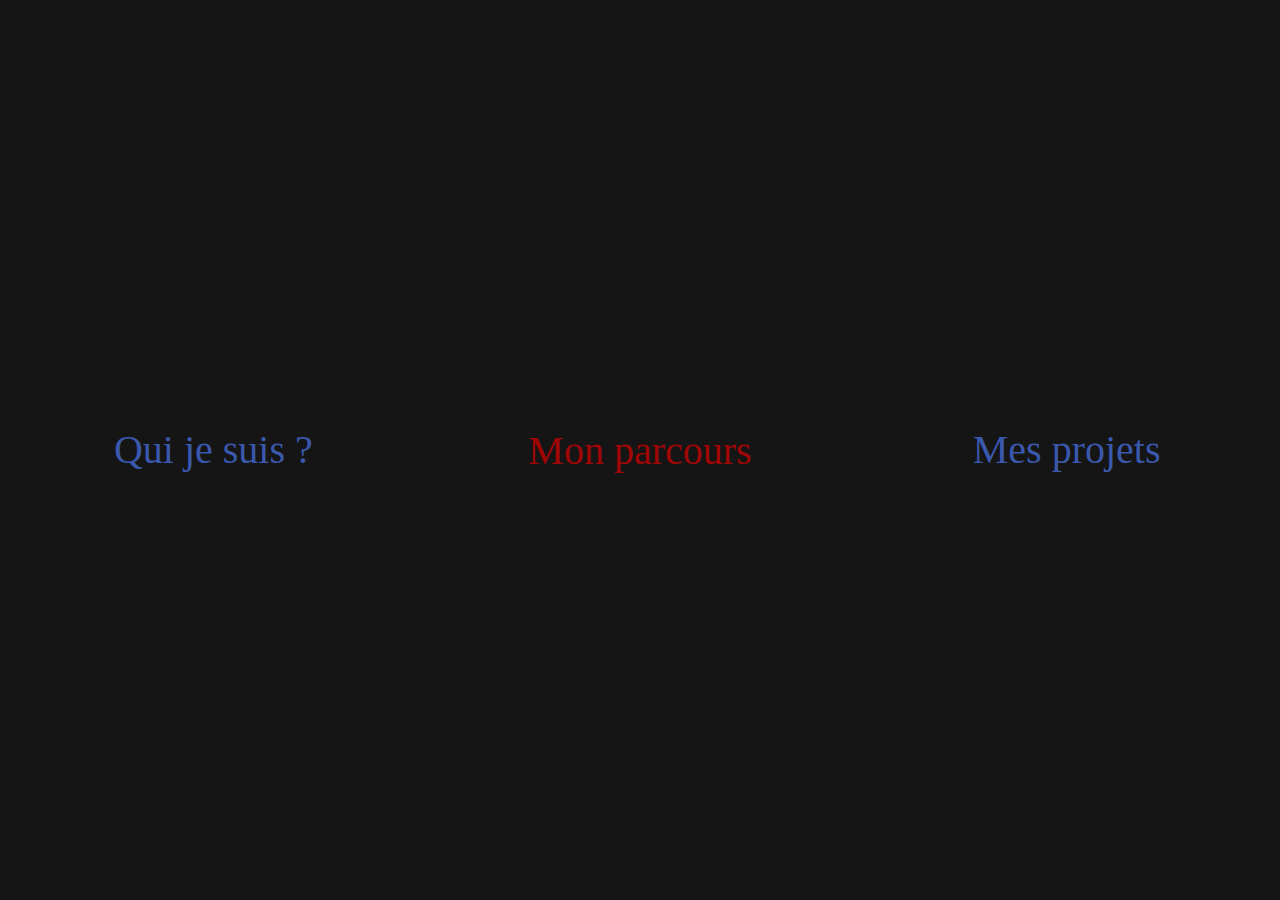
<file: index.html>
<!DOCTYPE html>
<html lang="en">
<head>
    <meta charset="UTF-8">
    <meta http-equiv="X-UA-Compatible" content="IE=edge">
    <meta name="viewport" content="width=device-width, initial-scale=1.0">
    <title>LGDS - Menu -</title>
    <link rel="stylesheet" href="./assets/css/menu.css">
    <link rel="stylesheet" href="./assets/css/style.css">
</head>
<body>
    <div>
        <a class="link-one" href="#">Qui je suis ?</a>
    </div>
    <div>
        <a class="link-three" href="parcours.html">Mon parcours</a>
    </div>
    <div>
        <a class="link-one" href="#">Mes projets</a>
    </div>
</body>
</html>
</file>
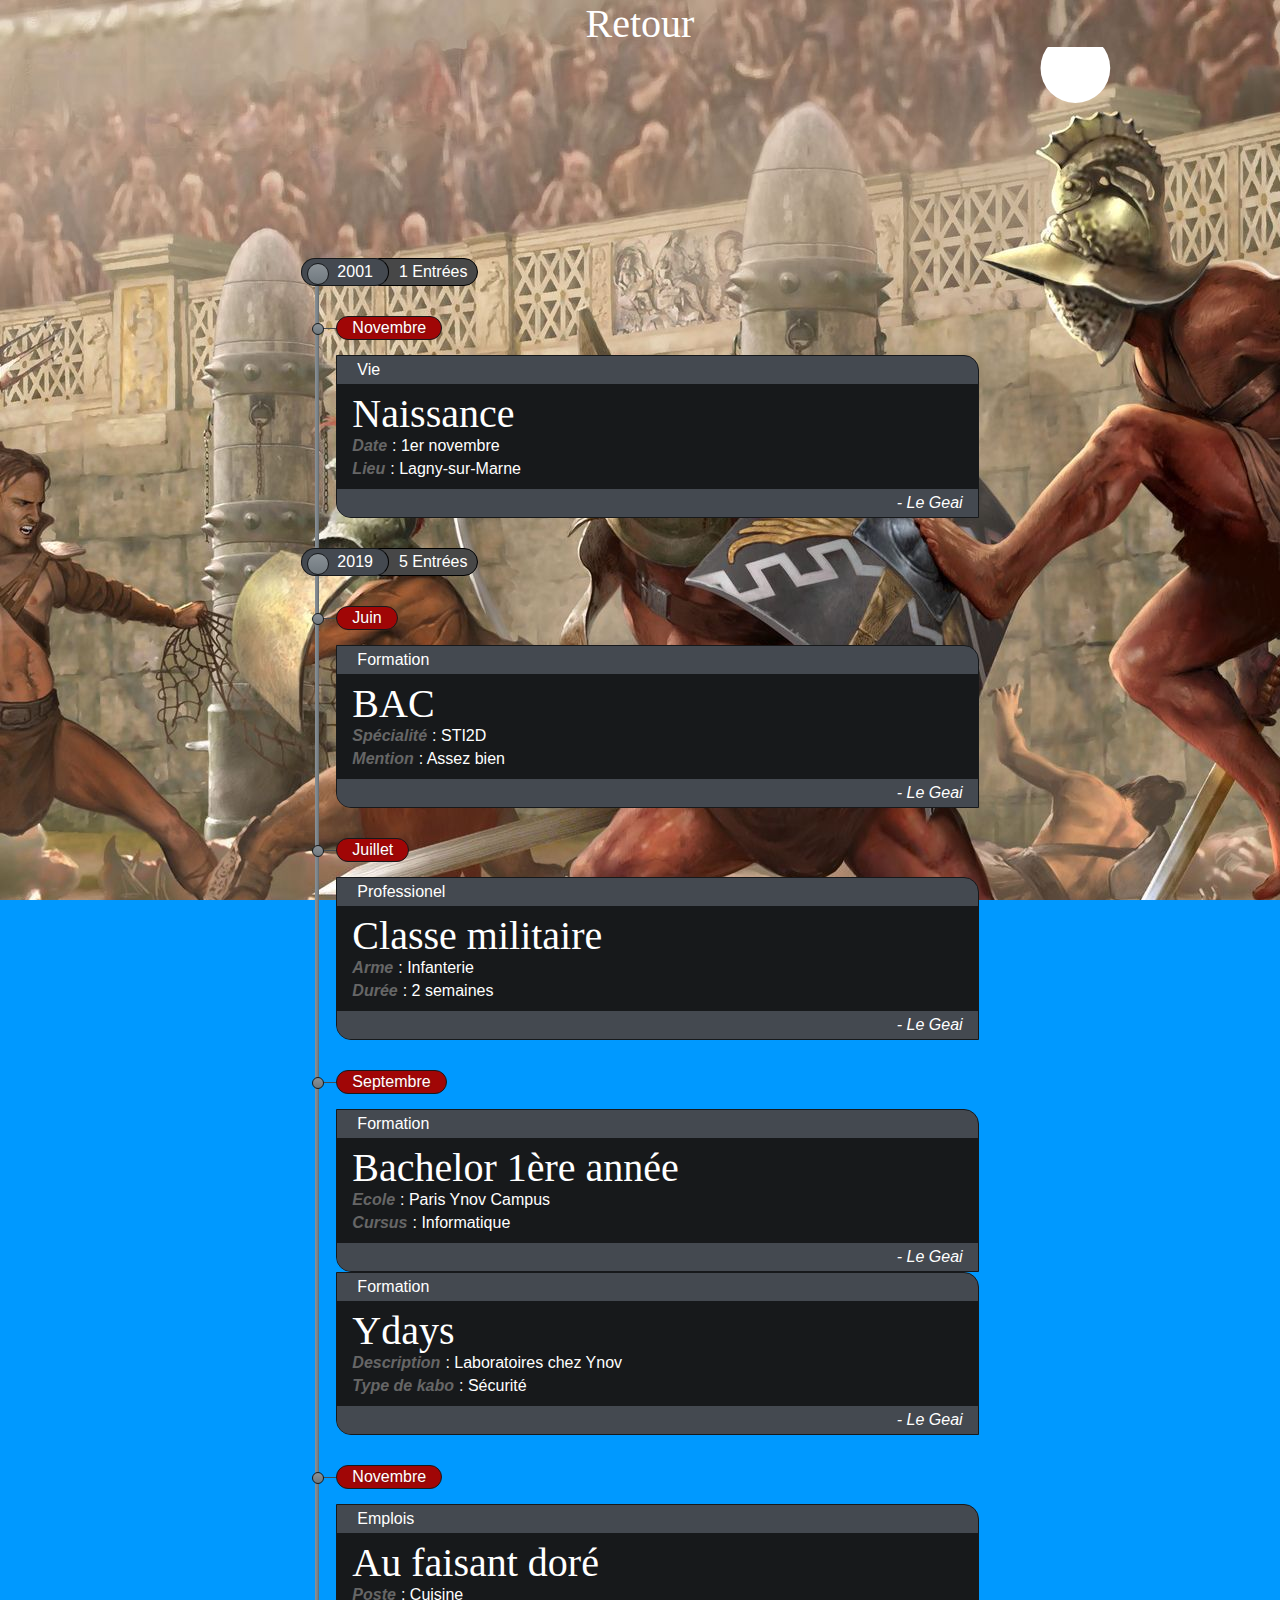
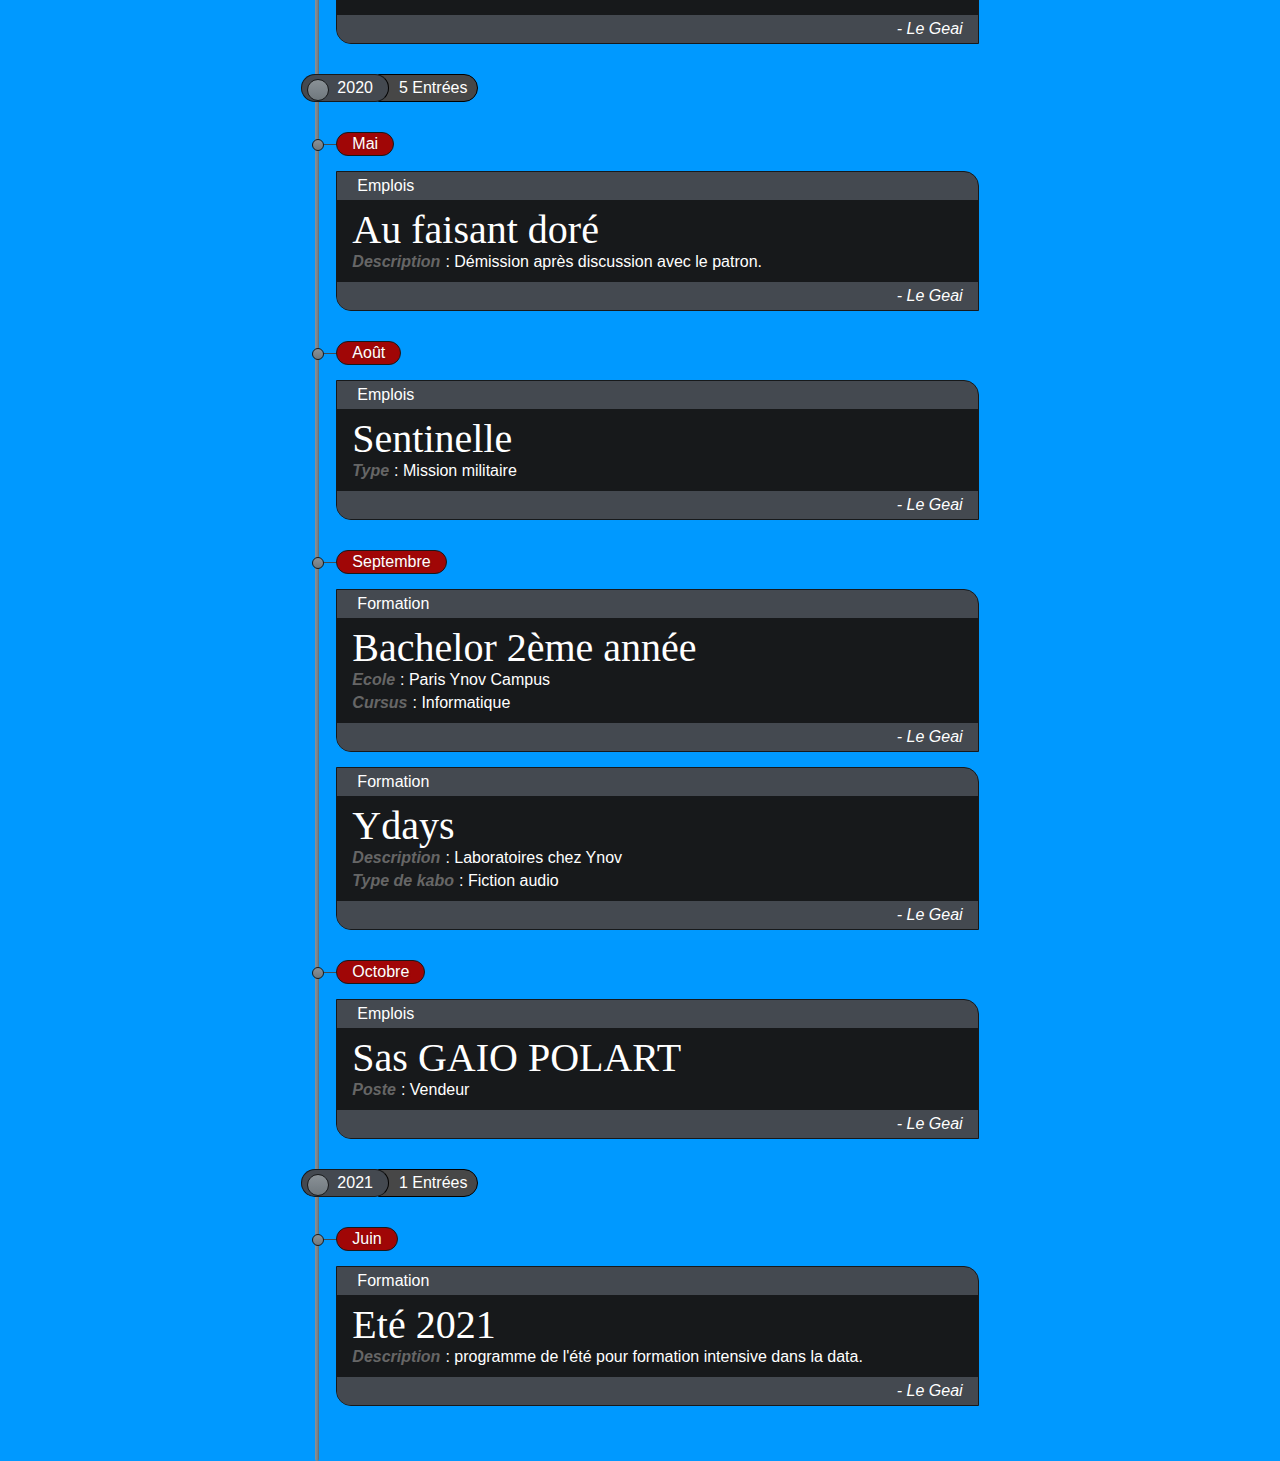
<file: parcours.html>
<!DOCTYPE html>
<html lang="en">
<head>
    <meta charset="UTF-8">
    <meta http-equiv="X-UA-Compatible" content="IE=edge">
    <meta name="viewport" content="width=device-width, initial-scale=1.0">
    <title>JGDS - parcours -</title>
    <link rel="stylesheet" href="./assets/css/parcours.css">
    <link rel="stylesheet" href="./assets/css/style.css">
</head>
<body>
    <header>
        <nav>
            <a href="index.html">Retour</a>
        </nav>
        <div class="card" tabindex="0">
            <span class="card__infoicon">
              <i class="fa fa-info"></i>
            </span>
            <div class="note">
                <h1 class="card__title">Information sur le visuel</h1>
                <p class="card__description">Les premiers concepts sont prit sur <a href="https://freefrontend.com/">free fronted</a>, j'améliore de mon coter. Le site est donc toujours soumis à des améliorations</p>
            </div>
        </div>
    </header>
    <main>
        <div class="container">
            <div class="timeline">
              <div class="annee">
                2001
                <span class="annee_entree">1 Entrées</span>
              </div>
              <div class="mois__cat">
                <div class="mois">
                  Novembre
                </div>
                <div class="row">
                  <div class="col-sm-4">
                    <div class="timeline-box">
                      <div class="box-title">
                        <i class="fa fa-asterisk text-success" aria-hidden="true"></i>Vie
                      </div>
                      <div class="box-content">
                        <a class="btn btn-xs btn-default pull-right">Naissance</a>
                        <div class="box-item"><strong>Date</strong>: 1er novembre</div>
                        <div class="box-item"><strong>Lieu</strong>: Lagny-sur-Marne</div>
                      </div>
                      <div class="box-footer">- Le Geai</div>
                    </div>
                  </div>          
                </div>
          
              </div>
              <!-- 2019 -->
              <div class="annee">
                2019
                <span class="annee_entree">5 Entrées</span>
              </div>
              <div class="mois__cat">
                <div class="mois">
                  Juin
                </div>
                <div class="row">
                    <div class="col-sm-4">
                      <div class="timeline-box">
                        <div class="box-title">
                          <i class="fa fa-asterisk text-success" aria-hidden="true"></i>Formation
                        </div>
                        <div class="box-content">
                          <a class="btn btn-xs btn-default pull-right">BAC</a>
                          <div class="box-item"><strong>Spécialité</strong>: STI2D</div>
                          <div class="box-item"><strong>Mention</strong>: Assez bien</div>
                        </div>
                        <div class="box-footer">- Le Geai</div>
                      </div>
                    </div>          
                  </div>
              </div>
              <div class="mois__cat">
                <div class="mois">
                  Juillet
                </div>
                <div class="row">
                    <div class="col-sm-4">
                      <div class="timeline-box">
                        <div class="box-title">
                          <i class="fa fa-asterisk text-success" aria-hidden="true"></i>Professionel
                        </div>
                        <div class="box-content">
                          <a class="btn btn-xs btn-default pull-right">Classe militaire</a>
                          <div class="box-item"><strong>Arme</strong>: Infanterie</div>
                          <div class="box-item"><strong>Durée</strong>: 2 semaines</div>
                        </div>
                        <div class="box-footer">- Le Geai</div>
                      </div>
                    </div>          
                  </div>
              </div>
              <div class="mois__cat">
                <div class="mois">
                  Septembre
                </div>
                <div class="row">
                    <div class="col-sm-4">
                      <div class="timeline-box">
                        <div class="box-title">
                          <i class="fa fa-asterisk text-success" aria-hidden="true"></i>Formation
                        </div>
                        <div class="box-content">
                          <a class="btn btn-xs btn-default pull-right">Bachelor 1ère année</a>
                          <div class="box-item"><strong>Ecole</strong>: Paris Ynov Campus</div>
                          <div class="box-item"><strong>Cursus</strong>: Informatique</div>
                        </div>
                        <div class="box-footer">- Le Geai</div>
                      </div>
                      <div class="row">
                        <div class="col-sm-4">
                          <div class="timeline-box">
                            <div class="box-title">
                              <i class="fa fa-asterisk text-success" aria-hidden="true"></i>Formation
                            </div>
                            <div class="box-content">
                              <a class="btn btn-xs btn-default pull-right">Ydays</a>
                              <div class="box-item"><strong>Description</strong>: Laboratoires chez Ynov</div>
                              <div class="box-item"><strong>Type de kabo</strong>: Sécurité</div>
                            </div>
                            <div class="box-footer">- Le Geai</div>
                          </div>
                        </div>          
                      </div>
                    </div>          
                  </div>
              </div>
              <div class="mois__cat">
                <div class="mois">
                  Novembre
                </div>
                <div class="row">
                    <div class="col-sm-4">
                      <div class="timeline-box">
                        <div class="box-title">
                          <i class="fa fa-asterisk text-success" aria-hidden="true"></i>Emplois
                        </div>
                        <div class="box-content">
                          <a class="btn btn-xs btn-default pull-right">Au faisant doré</a>
                          <div class="box-item"><strong>Poste</strong>: Cuisine</div>
                        </div>
                        <div class="box-footer">- Le Geai</div>
                      </div>
                    </div>          
                  </div>
              </div>
              <!-- 2020 -->
              <div class="annee">
                2020
                <span class="annee_entree">5 Entrées</span>
              </div>
              <div class="mois__cat">
                <div class="mois">
                  Mai
                </div><div class="row">
                    <div class="col-sm-4">
                      <div class="timeline-box">
                        <div class="box-title">
                          <i class="fa fa-asterisk text-success" aria-hidden="true"></i>Emplois
                        </div>
                        <div class="box-content">
                          <a class="btn btn-xs btn-default pull-right">Au faisant doré</a>
                          <div class="box-item"><strong>Description</strong>: Démission après discussion avec le patron.</div>
                        </div>
                        <div class="box-footer">- Le Geai</div>
                      </div>
                    </div>          
                  </div>
              </div>
              <div class="mois__cat">
                <div class="mois">
                  Août
                </div>
                <div class="row">
                    <div class="col-sm-4">
                      <div class="timeline-box">
                        <div class="box-title">
                          <i class="fa fa-asterisk text-success" aria-hidden="true"></i>Emplois
                        </div>
                        <div class="box-content">
                          <a class="btn btn-xs btn-default pull-right">Sentinelle</a>
                          <div class="box-item"><strong>Type</strong>: Mission militaire</div>
                        </div>
                        <div class="box-footer">- Le Geai</div>
                      </div>
                    </div>          
                  </div>
              </div>
              <div class="mois__cat">
                <div class="mois">
                  Septembre
                </div>
                <div class="row">
                    <div class="col-sm-4">
                      <div class="timeline-box">
                        <div class="box-title">
                          <i class="fa fa-asterisk text-success" aria-hidden="true"></i>Formation
                        </div>
                        <div class="box-content">
                          <a class="btn btn-xs btn-default pull-right">Bachelor 2ème année</a>
                          <div class="box-item"><strong>Ecole</strong>: Paris Ynov Campus</div>
                          <div class="box-item"><strong>Cursus</strong>: Informatique</div>
                        </div>
                        <div class="box-footer">- Le Geai</div>
                      </div>
                    </div> 
                    <div class="row">
                        <div class="col-sm-4">
                          <div class="timeline-box">
                            <div class="box-title">
                              <i class="fa fa-asterisk text-success" aria-hidden="true"></i>Formation
                            </div>
                            <div class="box-content">
                              <a class="btn btn-xs btn-default pull-right">Ydays</a>
                              <div class="box-item"><strong>Description</strong>: Laboratoires chez Ynov</div>
                              <div class="box-item"><strong>Type de kabo</strong>: Fiction audio</div>
                            </div>
                            <div class="box-footer">- Le Geai</div>
                          </div>
                        </div>          
                      </div>         
                  </div>
              </div>
              <div class="mois__cat">
                <div class="mois">
                  Octobre
                </div>
                <div class="row">
                    <div class="col-sm-4">
                      <div class="timeline-box">
                        <div class="box-title">
                          <i class="fa fa-asterisk text-success" aria-hidden="true"></i>Emplois
                        </div>
                        <div class="box-content">
                          <a class="btn btn-xs btn-default pull-right">Sas GAIO POLART</a>
                          <div class="box-item"><strong>Poste</strong>: Vendeur</div>
                        </div>
                        <div class="box-footer">- Le Geai</div>
                      </div>
                    </div>          
                  </div>
              </div>
              <!-- 2021 -->
              <div class="annee">
                2021
                <span class="annee_entree">1 Entrées</span>
              </div>
              <div class="mois__cat">
                <div class="mois">
                  Juin
                </div>
                <div class="row">
                    <div class="col-sm-4">
                      <div class="timeline-box">
                        <div class="box-title">
                          <i class="fa fa-asterisk text-success" aria-hidden="true"></i>Formation
                        </div>
                        <div class="box-content">
                          <a class="btn btn-xs btn-default pull-right">Eté 2021</a>
                          <div class="box-item"><strong>Description</strong>: programme de l'été pour formation intensive dans la data.</div>
                        </div>
                        <div class="box-footer">- Le Geai</div>
                      </div>
                    </div>          
                  </div>
              </div>
              <!-- 2022 -->
            </div>
        </div>
    </main>
    <footer>
        
          
              
    </footer>
</body>
</html>
</file>
<file: assets/css/menu.css>
/*
    Global
*/
body {
    height: 100vh;
    display: grid;
    grid-template-columns: repeat(3, 1fr);
    grid-template-rows: 1fr;
}
div {
    background-color: #151515;
    display: flex;
    flex-direction: column;
    justify-content: center;
    align-items: center;
    height: 100%;
    position: relative;
    z-index: 0;
}

/*
    Lien 1
*/
.link-one {
    color: #3a58ac;
    transition: color 1s cubic-bezier(0.32, 0, 0.67, 0);
    line-height: 1em;
}
  
.link-one:hover {
    color: #111;
    transition: color 1s cubic-bezier(0.33, 1, 0.68, 1);
}
  
.link-one::before {
    content: "";
    position: absolute;
    z-index: -1;
    width: 100%;
    height: 100%;
    top: 0;
    right: 0;
    background-color: #3a58ac;
  
    clip-path: circle(0% at 50% calc(50%));
    transition: clip-path 1s cubic-bezier(0.65, 0, 0.35, 1);
}
  
.link-one:hover::before {
    clip-path: circle(100% at 50% 50%);
}
  
.link-one::after {
    content: "";
    position: absolute;
    z-index: -1;
    width: 100%;
    height: 100%;
    top: 0;
    right: 0;
    background-color: #151515;
  
    clip-path: polygon(
      40% 0%,
      60% 0%,
      60% 0%,
      40% 0%,
      40% 100%,
      60% 100%,
      60% 100%,
      40% 100%
    );
    transition: clip-path 1s cubic-bezier(0.65, 0, 0.35, 1);
}
  
.link-one:hover::after {
    clip-path: polygon(
      40% 10%,
      60% 10%,
      60% 35%,
      40% 35%,
      40% 90%,
      60% 90%,
      60% 65%,
      40% 65%
    );
}

/*
    Lien 3
*/    
.link-three {
    color: #a00606;
}
  
.link-three::after {
    content: "";
    position: absolute;
    z-index: 2;
    width: 50%;
    height: 100%;
    top: 0%;
    left: 0%;
    transform: translate(0, -50%) scaleY(0);
    transition: transform 1s ease;
    mix-blend-mode: difference;
  
    clip-path: polygon(
      20% 60%,
      100% 60%,
      100% 40%,
      20% 40%,
      20% 0%,
      60% 0%,
      60% 20%,
      20% 20%
    );
  
    background-color: #a00606;
}
  
.link-three:hover::after {
    transform: translate(0, 0%) scaleY(1);
}
  
.link-three::before {
    content: "";
    position: absolute;
    z-index: 2;
    width: 50%;
    height: 100%;
    bottom: 0%;
    right: 0%;
    transform: translate(0, 50%) scaleY(0);
    transition: transform 1s ease;
    mix-blend-mode: difference;
  
    clip-path: polygon(
      80% 40%,
      0% 40%,
      0% 60%,
      80% 60%,
      80% 100%,
      40% 100%,
      40% 80%,
      80% 80%
    );
  
    background-color: #a00606;
}
  
.link-three:hover::before {
    transform: translate(0%, 0%) scaleY(1);
}
</file>
<file: assets/css/style.css>
/*
    Global
*/
body {
    margin: 0;
}
a {
    color: rgb(0, 0, 0);
    text-decoration: none;
    font-family: "Bungee", cursive;
    font-size: 2.5em;
}
</file>
<file: assets/css/parcours.css>
/*
    Global
*/
body {
    color: white;
    background-image: url(../img/parcours.jpg);
    background-attachment: fixed;
}
.note, .note a {
    color: black;
    font-size: 15px !important;
} 
.timeline{
    margin-top:20px;
    position:relative;
    
}
header {
    text-align: center;
}
header a, main a {
    color: white;
}
  
.timeline:before{
    position:absolute;
    content:'';
    width:4px;
    height:calc(100% + 50px);
  background: rgb(138,145,150);
  background: -moz-linear-gradient(left, rgba(138,145,150,1) 0%, rgba(122,130,136,1) 60%, rgba(98,105,109,1) 100%);
  background: -webkit-linear-gradient(left, rgba(138,145,150,1) 0%,rgba(122,130,136,1) 60%,rgba(98,105,109,1) 100%);
  background: linear-gradient(to right, rgba(138,145,150,1) 0%,rgba(122,130,136,1) 60%,rgba(98,105,109,1) 100%);
  filter: progid:DXImageTransform.Microsoft.gradient( startColorstr='#8a9196', endColorstr='#62696d',GradientType=1 );
    left:14px;
    top:5px;
    border-radius:4px;
}
main {
    position: relative;
    width: 70%;
    left: 15%;
}
/*
   Année 
*/
.annee{
    position:relative;
    padding:4px 15px 4px 35px;
    background-color:#444950;
    display:inline-block;
    width:auto;
    border-radius:40px;
    border:1px solid #17191B;
    border-right-color:rgb(0, 0, 0);
    margin-bottom:30px;
}
  
.annee_entree{
    position:absolute;
    top:-1px;
    left:calc(100% - 10px);
    z-index:-1;
    white-space:nowrap;
    display:inline-block;
    background-color:rgb(71, 71, 71);
    padding:4px 10px 4px 20px;
    border-top-right-radius:40px;
    border-bottom-right-radius:40px;
    border:1px solid black;
    box-sizing:border-box;
    color: white;
}
  
.annee:before{
    position:absolute;
    content:'';
    width:20px;
    height:20px;
    background: rgb(138,145,150);
    background: -moz-linear-gradient(top, rgba(138,145,150,1) 0%, rgba(122,130,136,1) 60%, rgba(112,120,125,1) 100%);
    background: -webkit-linear-gradient(top, rgba(138,145,150,1) 0%,rgba(122,130,136,1) 60%,rgba(112,120,125,1) 100%);
    background: linear-gradient(to bottom, rgba(138,145,150,1) 0%,rgba(122,130,136,1) 60%,rgba(112,120,125,1) 100%);
    filter: progid:DXImageTransform.Microsoft.gradient( startColorstr='#8a9196', endColorstr='#70787d',GradientType=0 );
    border-radius:100%;
    border:1px solid #17191B;
    left:5px;
}
/*
    Mois
*/
.mois{
    margin-bottom:15px;
    padding:2px 15px;
    background-color: #a00606;
    /*background:linear-gradient(#74cae3, #5bc0de 60%, #4ab9db);*/
    position:relative;
    display:inline-block;
    border-radius:20px;
    border:1px solid #17191B;
    color:#fff;
    text-shadow:1px 1px 1px rgba(44, 44, 44, 0.3);
}
.mois__cat{
    padding-left:35px;
    display:block;
    position:relative;
    margin-bottom:30px;
}
  

.mois__cat:before{
    content:'';
    position:absolute;
    width:30px;
    height:1px;
    background-color:#444950;
    top:12px;
    left:20px;
}
  
.mois__cat:after{
    content:'';
    position:absolute;
    width:10px;
    height:10px;
    background:linear-gradient(to bottom, rgba(138,145,150,1) 0%,rgba(122,130,136,1) 60%,rgba(112,120,125,1) 100%);
    top:7px;
    left:11px;
    border:1px solid #17191B;
    border-radius:100%;
}
  
.mois__cat .col-sm-4{
    margin-bottom:15px;
}
/*
    Evènement
*/
  
.timeline-box{
    position:relative;
    background-color:#444950;
    border-radius:15px;
    border-top-left-radius:0px;
    border-bottom-right-radius:0px;
    border:1px solid #17191B;
    transition:all 0.3s ease;
    overflow:hidden;
}
  
.box-icon{
    position:absolute;
    right:5px;
    top:0px;
}
  
.box-title{
    padding:5px 15px;
    border-bottom: 1px solid #17191B;
}
  
.box-title i{
    margin-right:5px;
}
  
.box-content{
    padding:5px 15px;
    background-color:#17191B;
}
  
.box-content strong{
    color:#666;
    font-style:italic;
    margin-right:5px;
}
  
.box-item{
    margin-bottom:5px;
}
  
.box-footer{
    padding:5px 15px;
    border-top: 1px solid #17191B;
    background-color:#444950;
    text-align:right;
    font-style:italic;
}

/*
    info
*/
*
    {
    box-sizing:border-box;
    }
body
    {
    display:grid;
    
    place-content: center;
    align-items:center;
    
    font-family:"nunito", sans-serif;
    background-color:#0099ff;
    }
.card
    {
    position:relative;
    
    padding:42px 32px;
    
    clip-path: circle(5% at 95% 11%);
    transition: all ease-in-out .3s;
    background-color:#ffffff;
    }
.card__infoicon
    {
      position:absolute;
      
      top:10px;
      right:28px;
      
      font-size:1.4em;
      color:#000000;
      transition:ease-out .3s;
    }
.card__title
    {
      margin:0;
      
      font-size: 3em;
      line-height:1.8;
    }
.card__description
    {
      margin:0;
      
      font-size: 1.1em;
      line-height:1.6;
    }
.card__credits
    {
      margin:0;
      padding: 4px 0;
      
      font-size: 1.1em;
    }
.card__reference
    {
      display:inline-block;
      
      border-bottom: 1px solid transparent;
      color:#0099ff;
      text-decoration:none;
      transition: ease-in .3s;
    }

.card__reference:hover
    {
        border-bottom-color: #0099ff;
    }
    
.card:hover, .card:focus
    {
      clip-path: circle(75%);
      border-radius:20px;
      box-shadow: 0px 3px 9px rgba(0,0,0,0.12),
                  0px 3px 18px rgba(0,0,0,0.08);
      background:#ffffff;
      outline:none;
    }
.card__infoicon
    {
        opacity: 0;
    }
    
.card:focus
    {
      box-shadow: 0px 3px 9px rgba(0,0,0,0.12), 
                  0px 3px 18px rgba(0,0,0,0.08), 
                  0px 0px 0px 4px rgba(0,0,0,0.2);
    }
</file>
